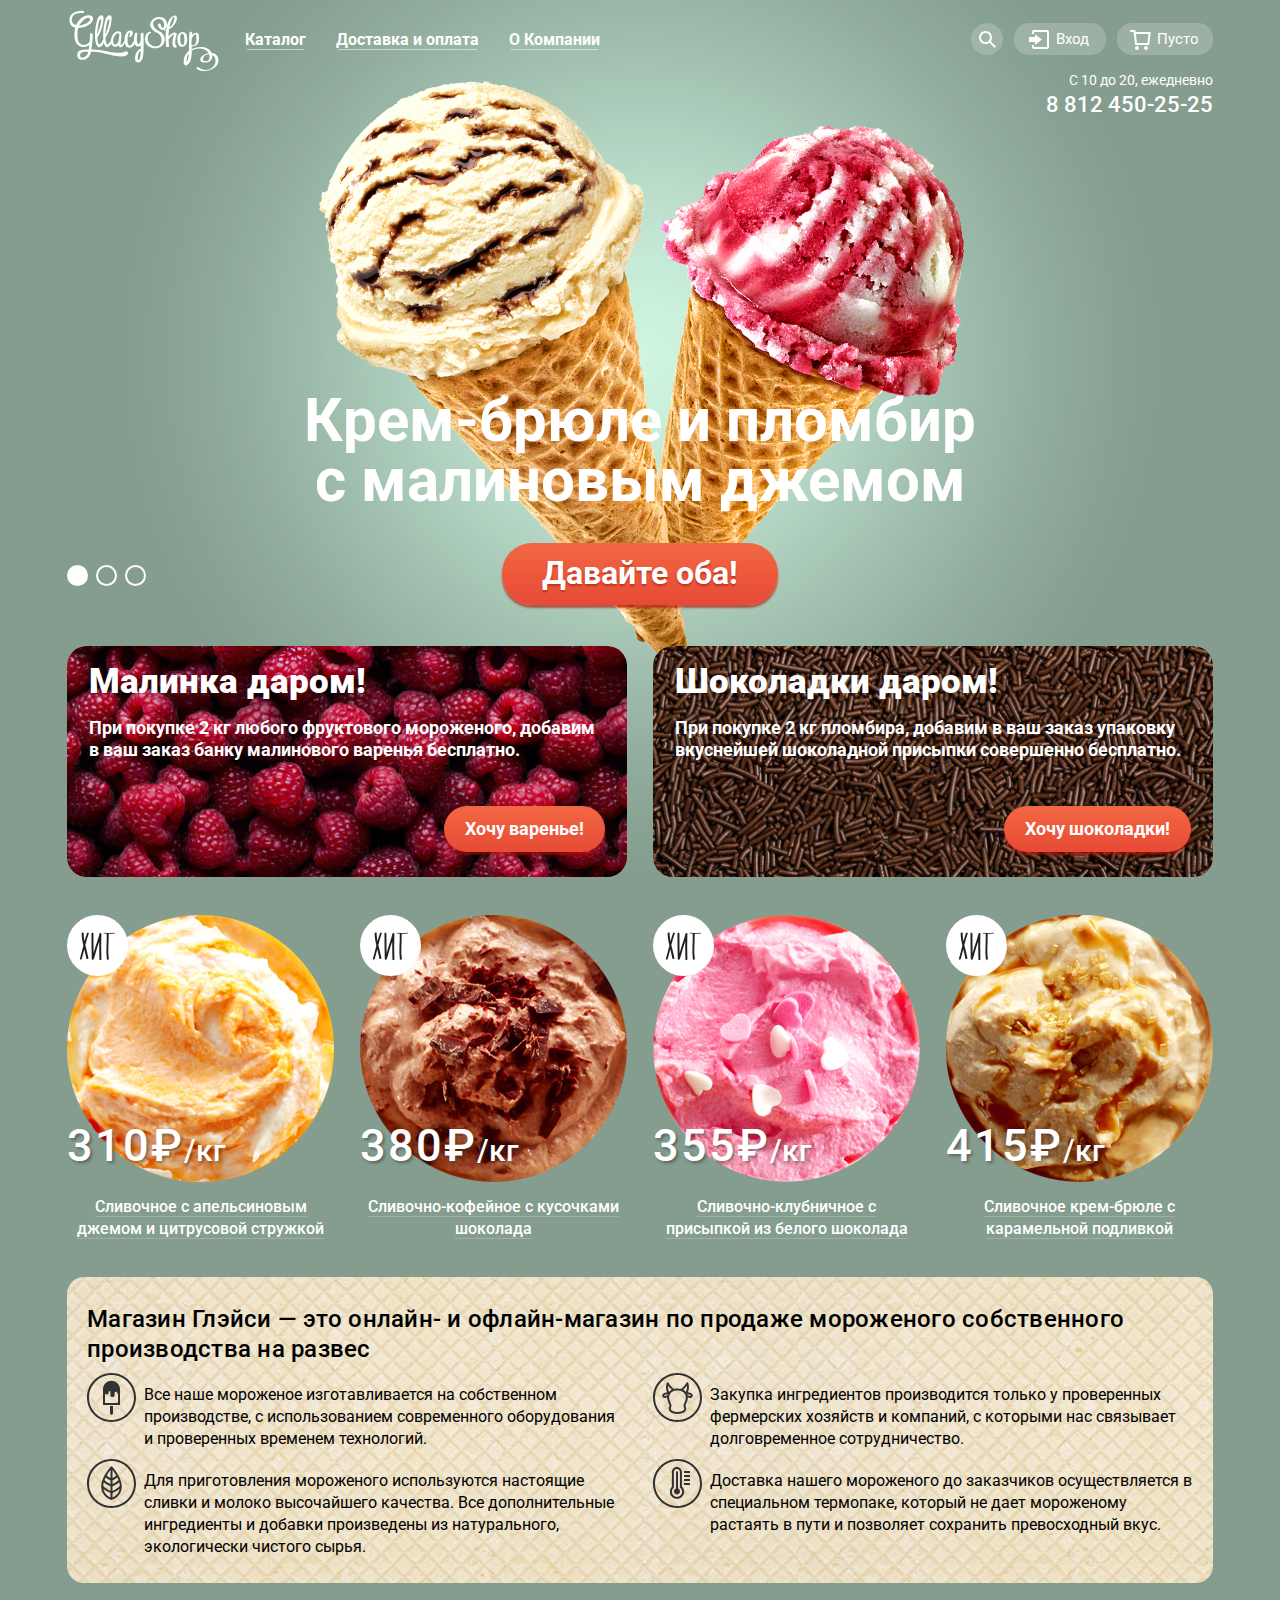
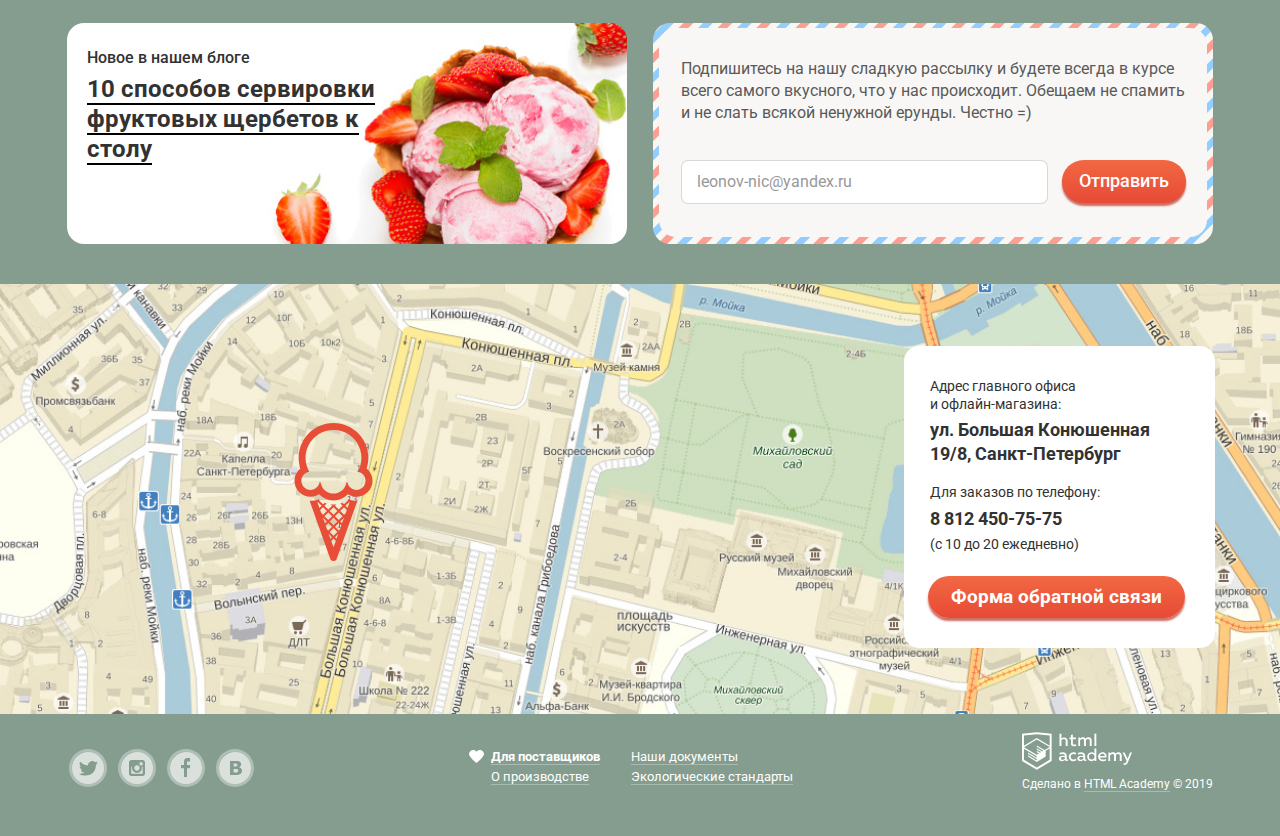
<file: index.html>
<!DOCTYPE html>
<html lang="ru">
  <head>
    <meta charset="utf-8">
    <title>HTML Academy: Глейси</title>
    <link href="https://fonts.googleapis.com/css?family=Roboto:400,500,700&display=swap" rel="stylesheet">
    <link rel="stylesheet" type="text/css" href="css/normalize.css">    
    <link rel="stylesheet" type="text/css" href="css/style-comp.css">
  </head>

  <body class="body-background-1">
   	<header class="container">
      <nav class="main-navigation">
        <a class="main-logo"><img src="img/logo.svg" width="154" height="62" alt="Логотип Глэйси"></a>
        <ul class="pages-navigation-list">
    	    <li class="pages-navigation-item pages-active"><a href="#">Каталог</a>
            <ul class="sub-pages-navigation-list">
              <li class="sub-pages-navigation-item"><a href="#">Новинки</a></li>
              <li class="sub-pages-navigation-item"><a href="katalog.html">Сливочное</a></li>
              <li class="sub-pages-navigation-item"><a href="https://htmlacademy.ru">Щербеты</a></li>
              <li class="sub-pages-navigation-item"><a href="#">Фруктовый лед</a></li>
              <li class="sub-pages-navigation-item"><a href="#">Мелорин</a></li>
            </ul>
          </li>
    	    <li class="pages-navigation-item"><a href="#">Доставка и оплата</a></li>
    	    <li class="pages-navigation-item"><a href="#">О Компании</a></li>
        </ul>
        <ul class="interactive-list">
          <li class="interactive-item">
            <button class="search" aria-label="Поиск информации"></button>
            <form class="search-form" action="https://echo/htmlacademy.ru" method="post">
              <label class="visually-hidden" for="ice-cream">какое мороженое ищите?</label>
              <input id="ice-cream" type="text" name="text" value="" placeholder="Крем-брюле">
            </form>
          </li>
          <li class="interactive-item">
            <a class="enters" aria-label="Личный кабинет" href="#">Вход</a>
            <form class="enters-form" action="https://echo/htmlacademy.ru" method="post">
              <p class="enters-form-item">
                <label for="login"></label>
                <input id="login" type="text" name="login" value="" placeholder="email@exemple.ru">
              </p> 
              <p class="enters-form-item">
                <label for="password"></label>
                <input id="password" type="password" name="password" value="" placeholder=".....">
              </p>             
                <input class="button button-enters-form" type="submit" name="submit" value="Войти">
                <p class="enters-form-text">
                <a class="" href="#">забыли пароль</a>
                <a class="" href="#">новая регистрация</a>
                </p>
            </form>
          </li>
          <li class="interactive-item">
            <a class="cart" href="#">Пусто</a>
          </li>
        </ul>
        <div class="work-time">
          <p>C 10 до 20, ежедневно</p>
          <a aria-label="Позвонить нам" href="tel:+78124502525">8 812 450-25-25</a>
        </div>
      </nav>	
    </header>

    <main>
      <h1 class="visually-hidden">Магазин по продаже мороженого собственного производства</h1>	

      <section class="main-slider">
        <div class="container-slider">

      	  <h2 class="visually-hidden">Самые вкусные парочки</h2>

          <section class="slider-item slider-item-1 slider-opacity">
            <h2 class="visually-hidden">Крем-брюле и пломбир</h2>
            <img class="slider-img-1" src="img/slider-ice-11.png" width="1045" height="881" alt="крем-брюле и клубничное">            
      	    <b>Крем-брюле и пломбир с малиновым джемом</b>
      	    <a href="#">Давайте оба!</a>
          </section>	

          <section class="slider-item slider-item-2 slider-item-none">
            <h2 class="visually-hidden">Шоколадный пломбир и лимонный сорбет</h2>
            <img class="slider-img-1" src="img/slider-ice-22.png" width="1065" height="859" alt="шоколадное и лимонный сорбет">            
            <b>Шоколадный пломбир и лимонный сорбет</b>
            <a href="#">Давайте оба!</a>
          </section>  

          <section class="slider-item slider-item-3 slider-item-none">
            <h2 class="visually-hidden">Пломбир и клубничный щербет</h2>   
            <img class="slider-img-1" src="img/slider-ice-33.png" width="1079" height="854" alt="пломбир с помадкой и клубничный щербет">
            <b>Пломбир с помадкой <br>и клубничный щербет</b>
            <a href="#">Давайте оба!</a>
          </section>  

          <p class="wrapper-slider-button">
            <button class="slider-button but-slaid-1 slider-button-active"><span></span></button>
            <button class="slider-button but-slaid-2"><span></span></button>
            <button class="slider-button but-slaid-3"><span></span></button>
          </p>	

        </div>    	
      </section>

      <section class="promo container">

      	<h2 class="visually-hidden">Выгодные предложения от Глэйси</h2>

      	<ul class="promo-list">
      	  <li class="promo-item promo-fon-1">
      	  	<b>Малинка даром!</b>
      	  	<p>При покупке 2 кг любого фруктового мороженого, добавим в ваш заказ банку малинового варенья бесплатно.</p>
      	  	<a class="button" href="#">Хочу варенье!</a>     	  	
      	  </li>

      	  <li class="promo-item promo-fon-2">
      	  	<b>Шоколадки даром!</b>
      	  	<p>При покупке 2 кг пломбира, добавим в ваш заказ упаковку вкуснейшей шоколадной присыпки совершенно бесплатно.</p>
      	  	<a class="button" href="#">Хочу шоколадки!</a>     	  	
      	  </li>
      	</ul>
      	
      </section>

      <section class="products container">
      	<h2 class="visually-hidden">Самое популярное мороженое</h2>

        <ul class="products-list">
      	  <li class="products-item">
            <div class="products-hover"></div>            
      	  	<a class="products-a" href="#">              
      	  	  <img src="img/hit-1.png" width="267" height="267" alt="Сливочное с апельсиновым джемом">
      	  	  <p class="products-prise">310&#8381;<span>/кг</span></p>
      	  	  <div class="products-heading">
                <p>Сливочное с апельсиновым джемом и цитрусовой стружкой</p>
              </div>
      	    </a>
            <a class="button products-hover-button" href="#">быстрый просмотр</a>
      	  </li>

      	  <li class="products-item">
            <div class="products-hover"></div>              
      	  	<a class="products-a" href="#">
      	  	  <img src="img/hit-2.png" width="267" height="267" alt="Сливочно-кофейное">
      	  	  <p class="products-prise">380&#8381;<span>/кг</span></p>
      	  	  <div class="products-heading">
                <p>Сливочно-кофейное с кусочками шоколада</p>
              </div>
      	    </a>
            <a class="button products-hover-button" href="#">быстрый просмотр</a>
          </li>

      	  <li class="products-item">
            <div class="products-hover"></div>              
      	  	<a class="products-a" href="#">
      	  	  <img src="img/hit-3.png" width="267" height="267" alt="Сливочно-клубничное">
      	  	  <p class="products-prise">355&#8381;<span>/кг</span></p>
      	  	  <div class="products-heading">
                <p>Сливочно-клубничное с присыпкой из белого шоколада</p>
              </div>
      	    </a>
            <a class="button products-hover-button" href="#">быстрый просмотр</a>
          </li>

      	  <li class="products-item">
            <div class="products-hover"></div>              
      	  	<a class="products-a" href="#">
      	  	  <img src="img/hit-4.png" width="267" height="267" alt="крем-брюле">
      	  	  <p class="products-prise">415&#8381;<span>/кг</span></p>
      	  	  <div class="products-heading">
                <p>Сливочное крем-брюле с карамельной подливкой</p>
              </div>
      	    </a>
            <a class="button products-hover-button" href="#">быстрый просмотр</a>
          </li>      	        	        	  
      	</ul>

      </section>

      <section class="container">
        <div class="about-us">

      	  <h2>Магазин Глэйси — это онлайн- и офлайн-магазин по продаже мороженого собственного производства на развес</h2>
      	  <ul class="about-us-list">
      	    <li class="about-us-item">
      	      <p class="about-us-text pikt-1">Все наше мороженое изготавливается на собственном производстве, с использованием современного оборудования и проверенных временем технологий.</p>
      	    </li>
      	    <li class="about-us-item">
      	      <p class="about-us-text pikt-2">Закупка ингредиентов  производится только у проверенных фермерских хозяйств и компаний, с которыми нас связывает долговременное сотрудничество.</p>
      	    </li>
      	    <li class="about-us-item">
      	      <p class="about-us-text pikt-3">Для приготовления мороженого используются настоящие сливки и молоко высочайшего качества. Все дополнительные ингредиенты и добавки произведены из натурального, экологически чистого сырья.</p>
      	    </li>
      	    <li class="about-us-item">
        	    <p class="about-us-text pikt-4">Доставка нашего мороженого до заказчиков осуществляется в  специальном термопаке, который не дает мороженому растаять в пути и позволяет сохранить превосходный вкус.</p>
        	  </li>      	        	  
        	</ul>

        </div>     	
      </section>

      <section class="blog container">
        <h2 class="visually-hidden">Полезная информация</h2>

        <article class="advice">
          <p>Новое в нашем блоге</p>
          <div class="advice-heading">
            <a href="#"><h2>10 способов сервировки фруктовых щербетов к столу</h2></a>
          </div>
        </article>

        <section class="mailing">
          <div class="send-form-fon">
            <h2 class="visually-hidden">Попишись на сладкую рассылку</h2>
            <p class="send-form-text">Подпишитесь на нашу сладкую рассылку и будете всегда в курсе всего самого вкусного, что у нас происходит. Обещаем не спамить и не слать всякой ненужной ерунды. Честно =) </p>
            <form class="send-form">
          	  <label for="send-mail" class="visually-hidden" >Подписаться на рассылку</label>
          	  <input id="send-mail" type="text" name="mail" placeholder="leonov-nic@yandex.ru">
          	  <input class="button" type="submit" name="submit" value="Отправить">
            </form> 
          </div>      	
        </section>
     	
      </section>

      <section class="contacts">

      	<h2 class="visually-hidden">Где мы находимся</h2>
      	<div class="map">
          <div class="image-map"></div>
          <img src="img/pin.svg" width="79" height="140" alt="ул. Б. Конюшенная, <br>д. 19/8">
          <iframe src="https://yandex.ru/map-widget/v1/-/CGH1yXpe"></iframe>
      	</div>

        <div class="contacts-block container">
      	  <div class="contacts-info">
            <p>Адрес главного офиса <br>и офлайн-магазина:</p>
            <address>ул. Большая Конюшенная <br>19/8, Санкт-Петербург
            </address>
            <p>Для заказов по телефону:</p>
            <a class="contacts-tel" aria-label="Позвонить нам" href="tel:+78122757575">8 812 450-75-75</a><br>
            <p>(с 10 до 20 ежедневно)</p>
            <a class="button contacts-button" href="#">Форма обратной связи</a>
          </div>
      	</div>
      </section>

    </main>

    <footer class="footer container">
      <ul class="social">
        <li class="social-item"><a href="#"><img src="img/tvit.svg" width="32" height="32" alt="мы в твитере"></a></li>
        <li class="social-item"><a href="#"><img src="img/inst.svg" width="32" height="32" alt="мы в инстаграм"></a></li>
        <li class="social-item"><a href="#"><img src="img/fb.svg" width="32" height="32" alt="мы в фейсбуке"></a></li>
        <li class="social-item"><a href="#"><img src="img/vk.svg" width="32" height="32" alt="мы в контакте"></a></li>
      </ul>

      <ul class="production">
        <li class="production-item active"><a href="#">Для поставщиков</a></li>
        <li class="production-item"><a href="#">Наши документы</a></li>
        <li class="production-item"><a href="#">О производстве</a></li>
        <li class="production-item"><a href="#">Экологические стандарты</a></li>
      </ul>

      <div class="html-academy">
        <a href="https://htmlacademy.ru/intensive/htmlcss"><img src="img/logo-htmlacademy-small.svg" width="110" height="40" alt="Логотип htmlacademy"></a>
        <p>Сделано в <span>HTML Academy</span> © 2019</p>
          
      </div>
 
    </footer>


    <section class="modal container">  

      <div class="appointment">
        <h2>Мы обязательно вам ответим!</h2>
        <form class="appointment-form" action="https://echo/htmlacademy.ru" method="post">
          <p class="appointment-item">
            <label class="visually-hidden" for="appointment-name">Ваше имя:</label>
            <input id="appointment-name" type="text" value="" name="name" placeholder="Имя Фамилие">
          </p>
          <p class="appointment-item">
            <label class="visually-hidden" for="appointment-mail">Ваш e-mail</label>
            <input id="appointment-mail" type="text" value="" name="mail" placeholder="leonov-nic@yandex.ru">
          </p>
          <p class="appointment-item">
            <label class="visually-hidden" for="appointment-letter">Текст письма:</label>
            <input id="appointment-letter" type="text" value="" name="letter" placeholder="В свободной форме">
          </p>
          <input class="button" type="submit" name="submit" value="Отправить">
        </form>
        <button class="appointment-exit" aria-label="Кнопка для закрытия формы" type="button"><img src="img/close.svg" width="21" height="21" alt="закрыть"></button>
      </div>

    </section>

    <script src="js/popup-comp.js"></script>
    
  </body>
</html>
</file>
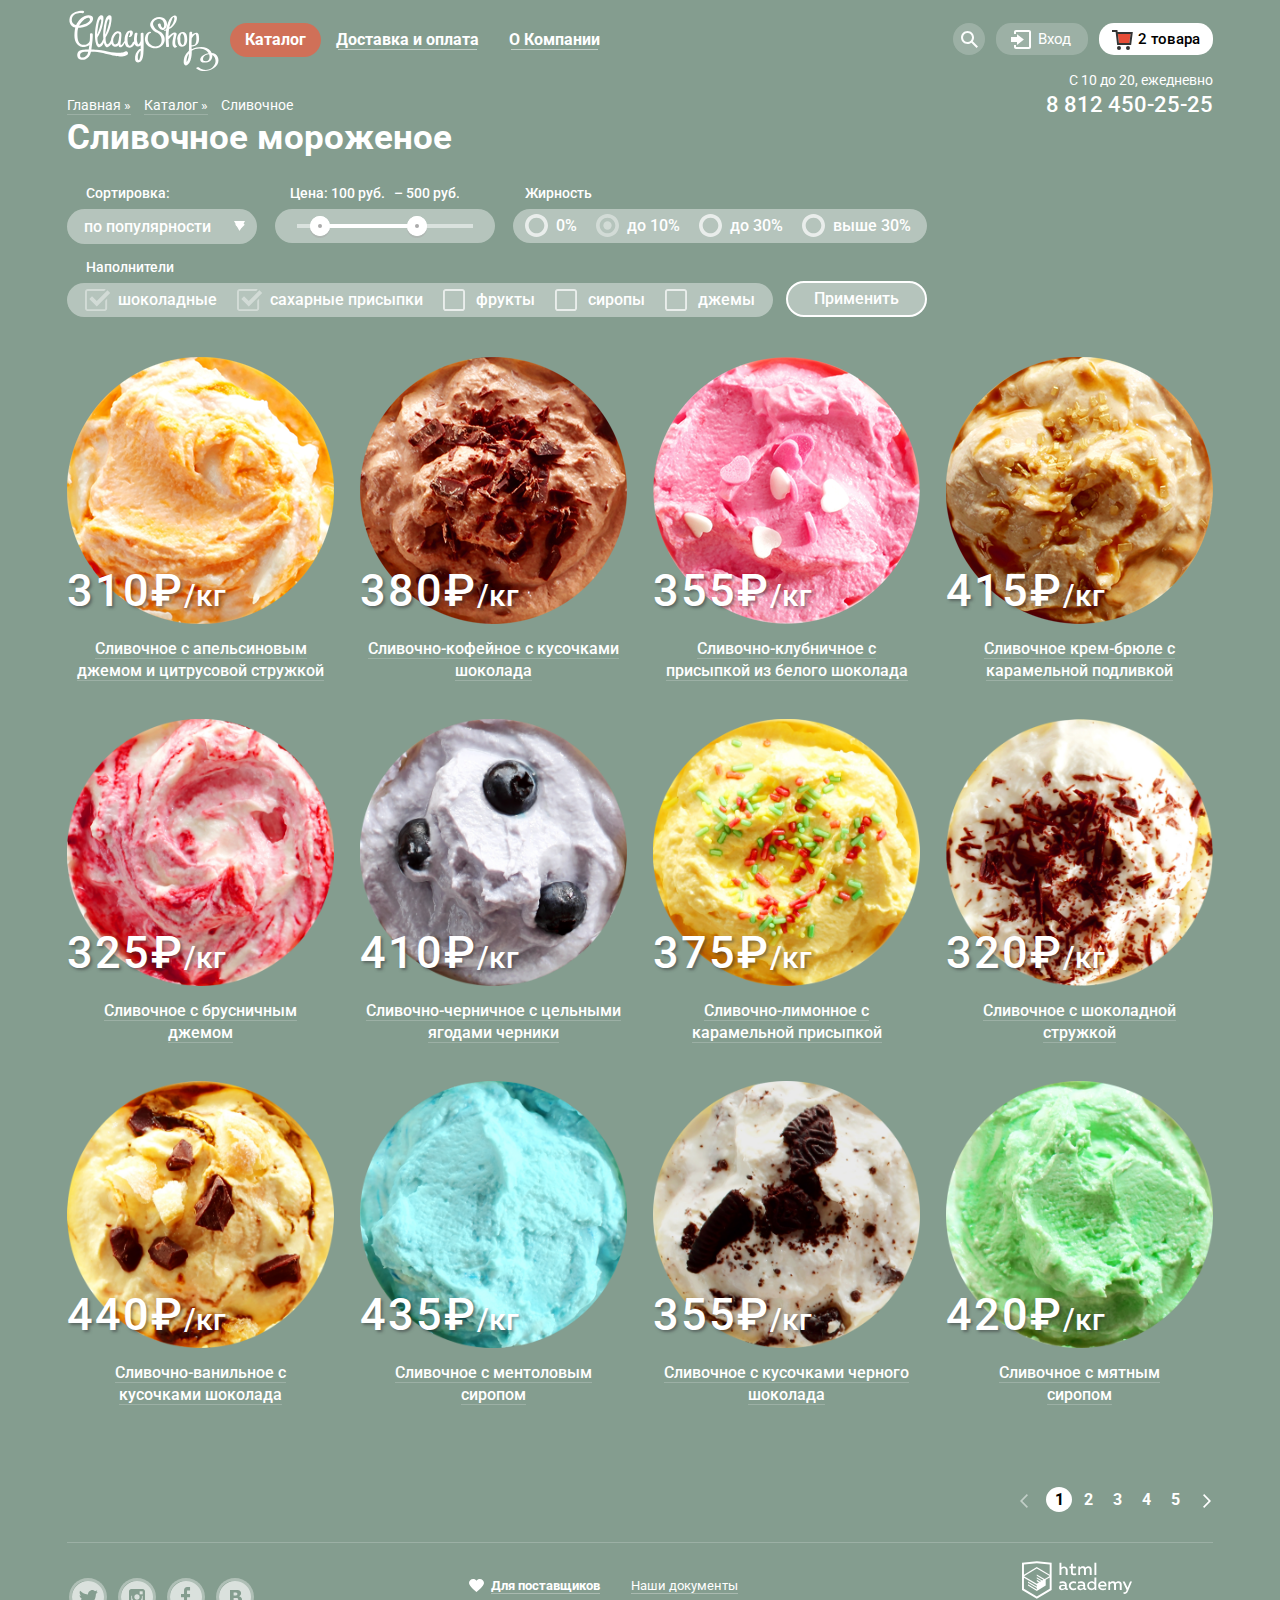
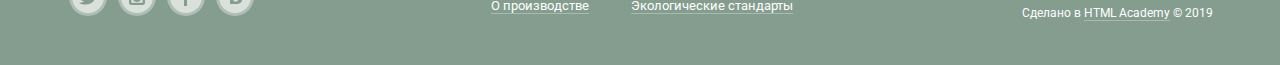
<file: katalog.html>
<!DOCTYPE html>
<html lang="ru">
<head>
	<title>Каталог</title>
	<meta charset="utf-8">
  <link href="https://fonts.googleapis.com/css?family=Roboto:400,500,700&display=swap" rel="stylesheet">
  <link rel="stylesheet" type="text/css" href="css/normalize.css">    
  <link rel="stylesheet" type="text/css" href="css/style-comp.css">	
</head>
<body class="body-katalog">

   	<header class="container">
      <nav class="main-navigation">
        <a class="main-logo" href="index.html"><img src="img/logo.svg" width="154" height="62" alt="Логотип Глэйси"></a>
        <ul class="pages-navigation-list">
    	    <li class="pages-navigation-item pages-active"><a class="active" href="katalog.html">Каталог</a>
            <ul class="sub-pages-navigation-list">
              <li class="sub-pages-navigation-item"><a href="#">Новинки</a></li>
              <li class="sub-pages-navigation-item"><a class="katalog-active" href="#">Сливочное</a></li>
              <li class="sub-pages-navigation-item"><a href="https://htmlacademy.ru">Щербеты</a></li>
              <li class="sub-pages-navigation-item"><a href="#">Фруктовый лед</a></li>
              <li class="sub-pages-navigation-item"><a href="#">Мелорин</a></li>
            </ul>
          </li>
    	    <li class="pages-navigation-item"><a href="#">Доставка и оплата</a></li>
    	    <li class="pages-navigation-item"><a href="#">О Компании</a></li>
        </ul>
        <ul class="interactive-list">
          <li class="interactive-item">
            <button class="search" aria-label="Поиск информации"></button>
            <form class="search-form" action="https://echo/htmlacademy.ru" method="post">
              <label class="visually-hidden" for="ice-cream">какое мороженое ищите?</label>
              <input id="ice-cream" type="text" name="text" value="" placeholder="Крем-брюле">
            </form>
          </li>
          <li class="interactive-item">
            <a class="enters" aria-label="Личный кабинет" href="#">Вход</a>
            <form class="enters-form" action="https://echo/htmlacademy.ru" method="post">
              <p class="enters-form-item">
                <label for="login"></label>
                <input id="login" type="text" name="login" value="" placeholder="email@exemple.ru">
              </p> 
              <p class="enters-form-item">
                <label for="password"></label>
                <input id="password" type="password" name="password" value="" placeholder=".....">
              </p>             
              <input class="button button-enters-form" type="submit" name="submit" value="Войти">
              <p class="enters-form-text">
                <a class="" href="#">забыли пароль</a>
                <a class="" href="#">новая регистрация</a>
              </p>
            </form>
          </li>
          <li class="interactive-item">
            <a class="cart cart-katalog" href="#">2 товара</a>
            <div class="cart-box">
              <table class="cart-table">
                <tr>
                  <td><button aria-label="удалить товар" type="button"></button></td>
                  <td><img src="img/hit-1.png" width="35" height="35" alt="Пломбир"></td>
                  <td>Пломбир с апельсиновым джемом</td>
                  <td>1,5 кг х <span>200 руб.</span></td>
                  <td>300 руб.</td>
                </tr>

                <tr>
                  <td><button aria-label="удалить товар" type="button"></button></td>
                  <td><img src="img/hit-3.png" width="35" height="35" alt="Пломбир"></td>
                  <td>Клубничный пломбир с присыпкой из белого шоколада</td>
                  <td>1,5 кг х <span>300 руб.</span></td>
                  <td>450 руб.</td>
                </tr>    

                <tr>
                  <td colspan="5">Итого: 750 руб.</td>
                </tr>  

              </table> 

              <button class="button" type="button">Оформить заказ</button>            
            </div>
          </li>
        </ul>
        <div class="work-time">
          <p>С 10 до 20, ежедневно</p>
          <a aria-label="Позвонить нам" href="tel:+78124502525">8 812 450-25-25</a>
        </div>
      </nav>	
    </header>


    <main>

      <section class="select container">

      	<ul class="select-navigation-list">
      	  <li class="select-navigation-item"><a href="index.html">Главная »</a></li>
      	  <li class="select-navigation-item"><a href="#">Каталог »</a></li>
      	  <li class="select-navigation-item"><a href="#">Сливочное</a></li>
      	</ul>
      	<h2 class="select-heading">Сливочное мороженое</h2>

      	<form class="select-form" action="echo/htmlacademy.ru" method="post">

      	  <fieldset class="field-sort">
      	  	<legend class="legend field-sort-heading">Сортировка:</legend>
      	  	<div class="sort-box">
      	  	  <select name="sort">
      	  	    <option class="sort-option" value="выбор">по популярности</option>
      	  	    <option class="sort-option" value="выбор">Сначала недорогие</option>
      	  	    <option class="sort-option" value="выбор">Сначала дорогие</option>
      	  	    <option class="sort-option" value="выбор">По жирности</option>
      	  	  </select>
      	  	</div>
      	  </fieldset>

      	  <fieldset class="field-prise"> 
      	       	  	
      	  	<legend class="legend field-prise-heading from-to">      	  	 
              <label for="from-number">Цена: <span class="visually-hidden">от</span></label>
              <input class="from-number" id="from-number" type="number" name="number" placeholder="100 руб."><span></span>
              <label for="to-number"><span class="visually-hidden">до</span></label>
              <input id="to-number" type="number" name="number" placeholder="– 500 руб.">
            </legend>

            <div class="line-prise-box">
              <div class="line-prise"></div>
              <button class="button-prise" type="button" aria-label="кнопка выбора цены - ОТ"></button>
              <button class="button-prise button-prise-second" type="button" aria-label="кнопка выбора цены - ДО"></button>
            </div>    	  	
      	  </fieldset>

      	  <fieldset class="field-bold">
      	  	<legend class="legend field-bold-heading">Жирность</legend>
      	  	<ul class="bold-list">
      	  	  <li class="bold-item">
      	  	  	<label for="zero">
      	  	      <input class="visually-hidden" id="zero" type="radio" name="variant-bold">
      	  	      <span class="radio-indicator"></span>
      	  	      0%
      	  	    </label>     	  			
      	  	  </li>  

      	  	  <li class="bold-item">
      	    	<label for="ten">
      	  	      <input class="visually-hidden" id="ten" type="radio" name="variant-bold" disabled="">
      	  	      <span class="radio-indicator"></span>      	  	  
      	  	      до 10%
      	  	    </label>
      	  	  </li>

      	  	  <li class="bold-item">      	  	  	
      	  	    <label for="before-thirty">
      	  	      <input class="visually-hidden" id="before-thirty" type="radio" name="variant-bold">
      	  	      <span class="radio-indicator"></span>      	  	  
      	  	      до 30%
      	  	    </label>   
      	  	  </li>

      	  	  <li class="bold-item">
      	  	    <label for="after-thirty">
      	  	      <input class="visually-hidden" id="after-thirty" type="radio" name="variant-bold">
      	  	      <span class="radio-indicator"></span>      	  	  
      	  	      выше 30%
      	  	    </label>
      	  	  </li>
      	  	</ul>	      	  	
      	  </fieldset>
      		
      	  <fieldset class="field-filling">
      	  	<legend class="legend field-filling-heading">Наполнители</legend>
      	  	<ul class="filling-list">
      	  	  <li class="filling-item">
      	  	  	<label for="chocolate">
      	  	  		<input class="visually-hidden" id="chocolate" type="checkbox" name="filling" disabled="">
      	  	  		<span class="checkbox-indicator"></span>шоколадные
      	  	  	</label>
      	  	  </li>	

      	  	  <li class="filling-item">
      	  	  	<label for="sugar">
      	  	  		<input class="visually-hidden"  id="sugar" type="checkbox" name="filling" disabled="">
      	  	  		<span class="checkbox-indicator"></span>сахарные присыпки
      	  	  	</label>
      	  	  </li>	

      	  	  <li class="filling-item">
      	  	  	<label for="fruit">
      	  	  		<input class="visually-hidden" id="fruit" type="checkbox" name="filling">
      	  	  		<span class="checkbox-indicator"></span>фрукты
      	  	  	</label>
      	  	  </li>	

      	  	  <li class="filling-item">
      	  	  	<label for="syrup">
      	  	  		<input class="visually-hidden"  id="syrup" type="checkbox" name="filling">
      	  	  		<span class="checkbox-indicator"></span>сиропы
      	  	  	</label>
      	  	  </li>	

      	  	  <li class="filling-item">
      	  	  	<label for="jam">
      	  	  		<input class="visually-hidden" id="jam" type="checkbox" name="filling">
      	  	  		<span class="checkbox-indicator"></span>джемы
      	  	  	</label>
      	  	  </li>	      	  	  
      	  	</ul>     
      	  </fieldset>

      	  <input class="select-form-button" type="submit" name="submit" value="Применить">

      	</form> 
      </section>	

      <section class="products products-katalog container">
      	<h2 class="visually-hidden">Самое популярное мороженое</h2>

        <ul class="products-list">
      	  <li class="products-item products-item-katalog">
            <div class="products-hover"></div>            
      	  	<a class="products-a" href="#">              
      	  	  <img src="img/hit-1.png" width="267" height="267" alt="Сливочное с апельсиновым джемом">
      	  	  <p class="products-prise products-prise-katalog">310&#8381;<span>/кг</span></p>
      	  	  <div class="products-heading">
                <p>Сливочное с апельсиновым джемом и цитрусовой стружкой</p>
              </div>
      	    </a>
            <a class="button products-hover-button" href="#">быстрый просмотр</a>
      	  </li>

      	  <li class="products-item products-item-katalog">
            <div class="products-hover"></div>              
      	  	<a class="products-a" href="#">
      	  	  <img src="img/hit-2.png" width="267" height="267" alt="Сливочно-кофейное">
      	  	  <p class="products-prise products-prise-katalog">380&#8381;<span>/кг</span></p>
      	  	  <div class="products-heading">
                <p>Сливочно-кофейное с кусочками шоколада</p>
              </div>
      	    </a>
            <a class="button products-hover-button" href="#">быстрый просмотр</a>
          </li>

      	  <li class="products-item products-item-katalog">
            <div class="products-hover"></div>              
      	  	<a class="products-a" href="#">
      	  	  <img src="img/hit-3.png" width="267" height="267" alt="Сливочно-клубничное">
      	  	  <p class="products-prise products-prise-katalog">355&#8381;<span>/кг</span></p>
      	  	  <div class="products-heading">
                <p>Сливочно-клубничное с присыпкой из белого шоколада</p>
              </div>
      	    </a>
            <a class="button products-hover-button" href="#">быстрый просмотр</a>
          </li>

      	  <li class="products-item products-item-katalog">
            <div class="products-hover"></div>              
      	  	<a class="products-a" href="#">
      	  	  <img src="img/hit-4.png" width="267" height="267" alt="крем-брюле">
      	  	  <p class="products-prise products-prise-katalog">415&#8381;<span>/кг</span></p>
      	  	  <div class="products-heading">
                <p>Сливочное крем-брюле с карамельной подливкой</p>
              </div>
      	    </a>
            <a class="button products-hover-button" href="#">быстрый просмотр</a>
          </li> 

          <li class="products-item products-item-katalog">
            <div class="products-hover"></div>              
            <a class="products-a" href="#">
              <img src="img/hit-5.png" width="267" height="267" alt="Сливочно-клубничное">
              <p class="products-prise products-prise-katalog">325&#8381;<span>/кг</span></p>
              <div class="products-heading">
                <p>Сливочное с брусничным <br>джемом</p>
              </div>
            </a>
            <a class="button products-hover-button" href="#">быстрый просмотр</a>
          </li>

          <li class="products-item products-item-katalog">
            <div class="products-hover"></div>              
            <a class="products-a" href="#">
              <img src="img/hit-6.png" width="267" height="267" alt="Сливочно-клубничное">
              <p class="products-prise products-prise-katalog">410&#8381;<span>/кг</span></p>
              <div class="products-heading">
                <p>Сливочно-черничное с цельными ягодами черники</p>
              </div>
            </a>
            <a class="button products-hover-button" href="#">быстрый просмотр</a>
          </li>          

          <li class="products-item products-item-katalog">
            <div class="products-hover"></div>              
            <a class="products-a" href="#">
              <img src="img/hit-7.png" width="267" height="267" alt="Сливочно-клубничное">
              <p class="products-prise products-prise-katalog">375&#8381;<span>/кг</span></p>
              <div class="products-heading">
                <p>Сливочно-лимонное с карамельной присыпкой</p>
              </div>
            </a>
            <a class="button products-hover-button" href="#">быстрый просмотр</a>
          </li>

          <li class="products-item products-item-katalog">
            <div class="products-hover"></div>              
            <a class="products-a" href="#">
              <img src="img/hit-8.png" width="267" height="267" alt="Сливочно-клубничное">
              <p class="products-prise products-prise-katalog">320&#8381;<span>/кг</span></p>
              <div class="products-heading">
                <p>Сливочное с шоколадной стружкой</p>
              </div>
            </a>
            <a class="button products-hover-button" href="#">быстрый просмотр</a>
          </li>

          <li class="products-item products-item-katalog">
            <div class="products-hover"></div>              
            <a class="products-a" href="#">
              <img src="img/hit-9.png" width="267" height="267" alt="Сливочно-клубничное">
              <p class="products-prise products-prise-katalog">440&#8381;<span>/кг</span></p>
              <div class="products-heading">
                <p>Сливочно-ванильное с <br>кусочками шоколада</p>
              </div>
            </a>
            <a class="button products-hover-button" href="#">быстрый просмотр</a>
          </li>

          <li class="products-item products-item-katalog">
            <div class="products-hover"></div>              
            <a class="products-a" href="#">
              <img src="img/hit-10.png" width="267" height="267" alt="Сливочно-клубничное">
              <p class="products-prise products-prise-katalog">435&#8381;<span>/кг</span></p>
              <div class="products-heading">
                <p>Сливочноe с ментоловым сиропом</p>
              </div>
            </a>
            <a class="button products-hover-button" href="#">быстрый просмотр</a>
          </li>                              

          <li class="products-item products-item-katalog">
            <div class="products-hover"></div>              
            <a class="products-a" href="#">
              <img src="img/hit-11.png" width="267" height="267" alt="Сливочно-клубничное">
              <p class="products-prise products-prise-katalog">355&#8381;<span>/кг</span></p>
              <div class="products-heading">
                <p>Сливочное с кусочками черного шоколада</p>
              </div>
            </a>
            <a class="button products-hover-button" href="#">быстрый просмотр</a>
          </li>    

          <li class="products-item products-item-katalog">
            <div class="products-hover"></div>              
            <a class="products-a" href="#">
              <img src="img/hit-12.png" width="267" height="267" alt="Сливочно-клубничное">
              <p class="products-prise products-prise-katalog">420&#8381;<span>/кг</span></p>
              <div class="products-heading">
                <p>Сливочное с мятным <br>сиропом</p>
              </div>
            </a>
            <a class="button products-hover-button" href="#">быстрый просмотр</a>
          </li>    
      	</ul>

      	<div class="number-pages">
		      <ul class="pages-list">
			      <li class="pages-item"><a><span class="arrow"></span></a></li>
			      <li class="pages-item active"><a href="#">1</a></li>
			      <li class="pages-item"><a href="#">2</a></li>
			      <li class="pages-item"><a href="#">3</a></li>
			      <li class="pages-item"><a href="#">4</a></li>
			      <li class="pages-item"><a href="#">5</a></li>
			      <li class="pages-item"><a href="#"><span class="arrow-2"></span></a></li>
		      </ul>
		    </div>

      </section>
    </main>

    <footer class="footer container">
      <ul class="social">
        <li class="social-item"><a href="#"><img src="img/tvit.svg" width="32" height="32" alt="мы в твитере"></a></li>
        <li class="social-item"><a href="#"><img src="img/inst.svg" width="32" height="32" alt="мы в инстаграм"></a></li>
        <li class="social-item"><a href="#"><img src="img/fb.svg" width="32" height="32" alt="мы в фейсбуке"></a></li>
        <li class="social-item"><a href="#"><img src="img/vk.svg" width="32" height="32" alt="мы в контакте"></a></li>
      </ul>

      <ul class="production">
        <li class="production-item active"><a href="#">Для поставщиков</a></li>
        <li class="production-item"><a href="#">Наши документы</a></li>
        <li class="production-item"><a href="#">О производстве</a></li>
        <li class="production-item"><a href="#">Экологические стандарты</a></li>
      </ul>

      <div class="html-academy">
        <a href="https://htmlacademy.ru/intensive/htmlcss"><img src="img/logo-htmlacademy-small.svg" width="110" height="40" alt="Логотип htmlacademy"></a>
        <p>Сделано в <span>HTML Academy</span> © 2019</p>
          
      </div>
 
    </footer>

    <script src="js/popup-comp.js"></script>
</body>
</html>
</file>
<file: css/style-comp.css>
body{font-family:"Roboto","Arial",sans-serif;font-size:16px;font-weight:700;line-height:18px;color:#fff;background-color:#849d8f}a{text-decoration:none;color:#fff}.body-background-1{background-color:#849d8f}.body-background-2{background-color:#8996a6}.body-background-3{background-color:#9d8b84}.visually-hidden{position:absolute;width:1px;height:1px;margin:-1px;border:0;padding:0;clip:rect(0 0 0 0);overflow:hidden}.container{width:1146px;margin:0 auto;padding:0 27px}.container-slider{position:relative;width:1146px;margin:0 auto;padding:0 27px}.main-navigation{display:-webkit-box;display:-ms-flexbox;display:flex;-ms-flex-wrap:wrap;flex-wrap:wrap}.main-navigation ul{list-style-type:none;padding:0}.main-logo{width:160px;margin-top:10px;margin-right:3px}.pages-navigation-list{display:-webkit-box;display:-ms-flexbox;display:flex;-ms-flex-wrap:wrap;flex-wrap:wrap;-webkit-box-align:start;-ms-flex-align:start;align-items:flex-start;width:630px;padding:0;margin:0;margin-top:23px;list-style-type:none}.pages-navigation-item{position:relative;z-index:90;margin-right:0}.pages-navigation-item a{position:relative;display:inline-block;vertical-align:top;padding:8px 15px;margin-bottom:4px}.pages-navigation-item > a{background:rgba(255,255,255,0);border-radius:25px}.pages-navigation-item > a.active{background:rgba(208,112,88,1);border-radius:25px}.pages-navigation-item > a.active::after{height:0}.pages-navigation-item > a::after{content:"";position:absolute;left:17px;bottom:7px;width:calc(100% - 34px);height:1.2px;background-color:#fff;opacity:.5}.sub-pages-navigation-list{position:absolute;left:-3px;z-index:100;display:none;width:160px;border-radius:3%;background-color:#fff;font-weight:400;-webkit-box-shadow:0 20px 20px rgba(0,0,0,0.4);box-shadow:0 20px 20px rgba(0,0,0,0.4)}.sub-pages-navigation-item a{color:#000}.sub-pages-navigation-item:last-child a{margin-bottom:0;border-bottom-right-radius:6px;border-bottom-left-radius:6px}.sub-pages-navigation-item a{display:block;padding:8px 20px;padding-left:18px}.sub-pages-navigation-item:first-child a{border-top-right-radius:6px;border-top-left-radius:6px}.pages-active:hover .sub-pages-navigation-list{display:block}.pages-navigation-item:hover a{background:rgba(255,255,255,0.9);color:#000}.sub-pages-navigation-item a:hover{background-color:#fbded8}.sub-pages-navigation-item a:active{background-color:#f6b5a5;border-bottom:1px solid #eee;margin-bottom:3px;font-weight:700}.sub-pages-navigation-item a.katalog-active{background:#d07058;color:#fff}.interactive-list{display:-webkit-box;display:-ms-flexbox;display:flex;-webkit-box-pack:end;-ms-flex-pack:end;justify-content:flex-end;-ms-flex-wrap:wrap;flex-wrap:wrap;-webkit-box-align:start;-ms-flex-align:start;align-items:flex-start;position:relative;z-index:100;width:267px;padding:0;margin:0;margin-top:23px;margin-left:auto;list-style-type:none}.interactive-item{position:relative;padding:0;padding-bottom:20px;margin:0;margin-right:11px}.interactive-list .interactive-item:last-child{margin-right:0}.interactive-item .search{width:32px;padding:16px 0;background-color:rgba(255,255,255,0.2);border:0;border-radius:50%;cursor:pointer}.interactive-item .search::after{content:" ";position:absolute;left:8px;top:8px;width:17px;height:17px;background-image:url(../img/moon.svg);background-repeat:no-repeat}.interactive-item .search:hover{background-color:rgba(255,255,255,1)}.search:hover::after{background-image:url(../img/moon-black.svg);background-repeat:no-repeat}.interactive-item:hover .search-form{display:block}.search-form{position:absolute;right:0;top:36px;z-index:90;display:none;margin:0;padding:0;border-radius:7px;-webkit-box-shadow:0 20px 20px rgba(0,0,0,0.4);box-shadow:0 20px 20px rgba(0,0,0,0.4);padding:18px 16px;background-color:#fff}.search-form input[type="text"]{width:310px;margin:0;padding:12px 15px;-webkit-box-sizing:border-box;box-sizing:border-box;border:1px solid rgba(178,178,178,0.5);border-radius:7px}.search-form input[type="text"]::-webkit-input-placeholder{font-weight:500;color:#999}.search-form input[type="text"]::-moz-placeholder{font-weight:500;color:#999}.interactive-item a{display:block}.enters{width:92px;padding:7px 0;padding-left:25px;-webkit-box-sizing:border-box;box-sizing:border-box;background-color:rgba(255,255,255,0.2);border:0;border-radius:15px;text-align:center;font-size:15px;font-weight:400}.enters::before{content:"";position:absolute;left:15px;top:7px;width:21px;height:19px;background-image:url(../img/in.svg);background-repeat:no-repeat}.interactive-item a.enters:hover{background-color:rgba(255,255,255,1)}.enters:hover::before{background-image:url(../img/in-black.svg);background-repeat:no-repeat}.interactive-item a.enters:hover{color:#000}.interactive-item:hover .enters-form{display:block}.enters-form{position:absolute;right:0;top:36px;z-index:1000;display:none;margin:0;padding:0;padding:20px;border-radius:7px;-webkit-box-shadow:0 20px 20px rgba(0,0,0,0.4);box-shadow:0 20px 20px rgba(0,0,0,0.4);-webkit-box-sizing:border-box;box-sizing:border-box;background:#fff}.button-enters-form{display:inline-block;vertical-align:top;background:blue;margin:0;padding:12px 10px;border:0;color:#fff;font-size:18px;line-height:24px}.enters-form-text{margin:0;padding:0;margin-left:10px;display:inline-block;vertical-align:top}.enters-form-text a{font-size:13px;line-height:22px;text-decoration:underline;color:#000}.enters-form input[type="text"],.enters-form input[type="password"]{width:230px;margin:0;padding:12px 15px;-webkit-box-sizing:border-box;box-sizing:border-box;border:1px solid rgba(178,178,178,0.5);border-radius:7px}.cart{width:96px;padding:7px 0;padding-left:25px;-webkit-box-sizing:border-box;box-sizing:border-box;background-color:rgba(255,255,255,0.2);border:0;border-radius:15px;text-align:center;font-weight:400;font-size:15px}.interactive-item a.cart:hover{background-color:rgba(255,255,255,1)}.cart::before{content:"";position:absolute;left:13px;top:7px;width:21px;height:20px;background-image:url(../img/cart.svg);background-repeat:no-repeat}.cart:hover::before{background-image:url(../img/cart-black.svg);background-repeat:no-repeat}.interactive-item a.cart:hover{color:#000}.work-time{position:relative;top:-15px;width:267px;margin-left:auto;text-align:right;font-size:14px;line-height:12px}.work-time p{font-weight:400;line-height:10px}.work-time a{font-size:22px;font-weight:500}.main-slider{padding:0;margin:0}.slider-item{text-align:center;min-height:518px}.slider-item-none{display:none;position:absolute}.slider-item-1,.slider-item-2,.slider-item-3{opacity:0}.slider-opacity{opacity:1;-webkit-transition:all 200ms ease-in;-o-transition:all 200ms ease-in;transition:all 200ms ease-in}.slider-img-1{display:block;position:absolute;left:6.6%;top:-130px;z-index:0}.slider-img-2{display:block;position:absolute;left:49.59%;top:14.3%;z-index:2}.slider-item b{position:relative;z-index:4;display:block;font-size:60px;line-height:60px;font-weight:700;margin:0;margin-bottom:32px;padding:0 230px;padding-top:263px}.slider-item a{position:relative;z-index:5;display:inline-block;vertical-align:top;margin:0;padding:0;padding:21px 40px 23px;font-size:32px;text-shadow:0 2px 2px rgba(160,32,11,0.6);border-radius:30px;-webkit-box-shadow:0 3px 2px 0 rgba(172,16,0,0.6);box-shadow:0 3px 2px 0 rgba(172,16,0,0.6);background-image:-webkit-gradient(linear,left top,left bottom,from(#f26843),to(#e74a35));background-image:-o-linear-gradient(#f26843,#e74a35);background-image:linear-gradient(#f26843,#e74a35)}.button{display:inline-block;vertical-align:top;margin:0;padding:0;padding:10px 24px;border-radius:30px;-webkit-box-shadow:0 3px 2px 0 rgba(172,16,0,0.6);box-shadow:0 3px 2px 0 rgba(172,16,0,0.6);background-image:-webkit-gradient(linear,left top,left bottom,from(#f26843),to(#e74a35));background-image:-o-linear-gradient(#f26843,#e74a35);background-image:linear-gradient(#f26843,#e74a35)}.button:hover{background-image:-webkit-gradient(linear,left top,left bottom,from(#f48468),to(#ed705e));background-image:-o-linear-gradient(#f48468,#ed705e);background-image:linear-gradient(#f48468,#ed705e)}.button:active{background-image:-webkit-gradient(linear,left top,left bottom,from(#e74a35),to(#f26843));background-image:-o-linear-gradient(#e74a35,#f26843);background-image:linear-gradient(#e74a35,#f26843);-webkit-box-shadow:inset 0 2px 0 #942718;box-shadow:inset 0 2px 0 #942718}.slider-item a:hover{background-image:-webkit-gradient(linear,left top,left bottom,from(#f48468),to(#ed705e));background-image:-o-linear-gradient(#f48468,#ed705e);background-image:linear-gradient(#f48468,#ed705e)}.slider-item a:active{background-image:-webkit-gradient(linear,left top,left bottom,from(#e74a35),to(#f26843));background-image:-o-linear-gradient(#e74a35,#f26843);background-image:linear-gradient(#e74a35,#f26843);-webkit-box-shadow:inset 0 2px 0 #942718;box-shadow:inset 0 2px 0 #942718}.wrapper-slider-button{position:absolute;bottom:60px;z-index:6;display:-webkit-box;display:-ms-flexbox;display:flex;-webkit-box-pack:start;-ms-flex-pack:start;justify-content:flex-start;width:150px;margin:0}.slider-button{width:21px;height:21px;margin:0;margin-right:8px;border-radius:50%;border:2px solid #fff;background-color:transparent}.slider-button:hover{background-color:#fff}.slider-button-active{background-color:#fff}.promo{position:relative;z-index:4}.promo-list{display:-webkit-box;display:-ms-flexbox;display:flex;-webkit-box-pack:justify;-ms-flex-pack:justify;justify-content:space-between;-ms-flex-wrap:wrap;flex-wrap:wrap;margin:0;padding:0;list-style-type:none}.promo-item{width:560px;margin:0;padding:15px 22px 25px;-webkit-box-sizing:border-box;box-sizing:border-box;border-radius:20px}.promo-item b{display:block;margin:0;margin-bottom:15px;padding:0;font-size:35px;line-height:41px}.promo-item p{margin:0;margin-bottom:45px;padding:0;font-size:18px;line-height:22px}.promo-item a{font-size:18px;line-height:24px;padding:11px 21px}.promo-list .promo-item a{float:right}.promo-fon-1{background-color:#cb0934;background-image:url(../img/promo-fon-1.jpg);background-size:cover;background-repeat:no-repeat}.promo-fon-2{background-color:#623c2a;background-image:url(../img/promo-fon-2.jpg);background-size:cover;background-repeat:no-repeat}.products{margin-top:38px}.products-list{display:-webkit-box;display:-ms-flexbox;display:flex;-webkit-box-pack:justify;-ms-flex-pack:justify;justify-content:space-between;-ms-flex-wrap:wrap;flex-wrap:wrap;margin:0;padding:0;list-style-type:none}.products-item{position:relative;width:267px;text-align:center;margin:0;margin-bottom:35px;padding:0}.products-item::before{content:"";position:absolute;top:0;left:0;z-index:5;width:61px;height:61px;background-image:url(../img/hit.svg);background-repeat:no-repeat}.products-item-katalog::before{background-image:none}.products-a{position:relative;z-index:3;display:block}.products-hover{display:none;position:absolute;top:-7px;left:-13px;z-index:1;border:1px solid #000;border-radius:7px;-webkit-box-shadow:0 20px 20px rgba(0,0,0,0.4);box-shadow:0 20px 20px rgba(0,0,0,0.4);width:293px;height:406px;background-color:#fff;opacity:.2}.products-hover-button{display:none;position:absolute;bottom:-55px;left:24px;z-index:20;text-transform:uppercase}.products-item:hover .products-hover-button,.products-item:hover .products-hover{display:block}.products-item img{display:block}.hit{position:absolute}.products-prise{position:absolute;bottom:82px;margin:0;padding:0;font-size:45px;font-weight:500;letter-spacing:2px;text-align:left;text-shadow:2px 2px 3px rgba(49,50,53,0.5)}.products-prise-katalog{position:absolute;bottom:79px}.products-prise span{letter-spacing:0;font-size:30px}.products-heading{margin:0;margin-top:12px;padding:2px;font-weight:500;line-height:22px}.products-heading p{display:inline;vertical-align:top;border-bottom:1px solid rgba(255,255,255,0.2)}.about-us{display:block;padding:27px 20px 25px;border-radius:17px;background-color:#e6d5ad;background-image:url(../img/about-us-fon.png);background-repeat:repeat;color:#000}.about-us h2{width:100%;margin:0;padding:0;font-size:24px;line-height:30px;font-weight:500;letter-spacing:.25px}.about-us-list{display:-webkit-box;display:-ms-flexbox;display:flex;-webkit-box-pack:justify;-ms-flex-pack:justify;justify-content:space-between;-ms-flex-wrap:wrap;flex-wrap:wrap;margin:0;padding:0;list-style-type:none}.about-us-item{position:relative;width:540px;margin:0;margin-top:20px;padding:0;font-weight:400;line-height:22px}.about-us-text{margin:0;padding:0;padding-right:1px;padding-left:57px}.pikt-1::before{content:"";position:absolute;left:0;top:-11px;width:49px;height:49px;background-image:url(../img/pikt-1.svg);background-repeat:no-repeat}.pikt-2::before{content:"";position:absolute;left:0;top:-11px;width:49px;height:49px;background-image:url(../img/pikt-2.svg);background-repeat:no-repeat}.pikt-3::before{content:"";display:block;position:absolute;left:0;top:-11px;width:49px;height:49px;background-image:url(../img/pikt-3.svg);background-repeat:no-repeat}.pikt-4::before{content:"";position:absolute;left:0;top:-11px;width:49px;height:49px;background-image:url(../img/pikt-4.svg);background-repeat:no-repeat}.blog{display:-webkit-box;display:-ms-flexbox;display:flex;-webkit-box-pack:justify;-ms-flex-pack:justify;justify-content:space-between;-ms-flex-wrap:wrap;flex-wrap:wrap;margin-top:40px;color:#000}.advice{width:560px;display:block;-webkit-box-sizing:border-box;box-sizing:border-box;padding:24px 20px 80px;border-radius:17px;background-color:#ee9551;background-image:url(../img/blog-fon-1.jpg);background-repeat:no-repeat;background-size:cover}.advice p{margin:0;padding:0;line-height:22px;font-weight:500;color:#323232}.advice-heading{margin-top:5px;padding-right:230px}.advice h2{display:inline;margin:0;padding:0;font-size:24px;line-height:30px;border-bottom:2px solid #000;color:#323232}.advice h2:hover,.advice h2:active{color:#e84d37;border-bottom:2px solid #e84d37}.mailing{width:560px;display:block;position:relative;-webkit-box-sizing:border-box;box-sizing:border-box;padding:20px 22px 80px 20px;border-radius:17px;background-color:#f8f7f4;background-image:url(../img/blog-fon-post.svg);background-repeat:no-repeat;background-size:cover}.send-form-fon{display:-webkit-box;display:-ms-flexbox;display:flex;-ms-flex-wrap:wrap;flex-wrap:wrap;position:absolute;left:6px;top:5px;width:548px;-webkit-box-sizing:border-box;box-sizing:border-box;padding:30px 12px 33px 22px;border-radius:17px;background-image:url(../img/blog-fon-2.jpg);background-repeat:repeat}.send-form-fon p.send-form-text{width:100%;margin:0;padding:0;line-height:22px;font-weight:400;color:#5a5a5a}.send-form input[type="text"]{width:367px;margin:0;margin-top:36px;padding:12px 15px;-webkit-box-sizing:border-box;box-sizing:border-box;font-weight:400;border:1px solid rgba(178,178,178,0.5);border-radius:7px;color:gray}.send-form input[type="text"]:hover{border:2px solid rgba(178,178,178,0.5);padding:11px 14px}.send-form input[type="text"]:focus{outline:0;border:2px solid rgba(46,136,228,0.5);border-radius:7px;padding:11px 14px}.send-form input[type="text"]::-webkit-input-placeholder{font-weight:400;color:#999}.send-form input[type="text"]::-moz-placeholder{font-weight:400;color:#999}.send-form input[type="submit"]{border:0;border-radius:55px;margin:0;margin-top:36px;margin-left:10px;padding:11px 17px;font-size:18px;font-weight:500;color:#fff}.map{position:relative;margin:0 auto;margin-top:40px}.map iframe{position:absolute;top:0;margin:0 auto;display:block;width:100%;min-height:430px;border:0}.image-map{min-height:430px;background-color:#dbdad4;background-image:url(../img/map.jpg);background-repeat:no-repeat;background-size:cover}.contacts img{position:absolute;top:32%;left:23%}.contacts-block{position:relative}.contacts-info{position:absolute;right:25px;top:-368px;display:inline-block;vertical-align:top;margin:0;padding:32px 30px 30px 24px;border-radius:15px;font-size:14.4px;font-weight:400;background-image:url(../img/contacts-fon.jpg);background-size:cover;color:#323232}.contacts-info p{width:180px;margin:0;margin-left:2px}.contacts-info address,.contacts-tel{margin:0;padding:0;font-style:normal;font-size:18px;font-weight:700;line-height:24px;color:#323232}.contacts-info address{margin-top:4px;margin-bottom:18px;margin-left:2px;display:inline-block;vertical-align:top}.contacts-tel{margin:5px 0;margin-left:2px;display:inline-block;vertical-align:top}.contacts-button{margin-top:22px;padding:12px 23px;font-size:18.5px;font-weight:700}.footer{display:-webkit-box;display:-ms-flexbox;display:flex;-webkit-box-pack:justify;-ms-flex-pack:justify;justify-content:space-between;-webkit-box-align:center;-ms-flex-align:center;align-items:center}.social{display:-webkit-box;display:-ms-flexbox;display:flex;-ms-flex-wrap:wrap;flex-wrap:wrap;width:248px;padding:32px 0 49px;margin:0;margin-left:5px;list-style-type:none}.social-item{padding:0;margin:0;margin-right:19px;width:30px;height:30px;border-radius:50%;-webkit-box-shadow:1px 1px 0 4px rgba(255,255,255,0.5);box-shadow:1px 1px 0 4px rgba(255,255,255,0.5);opacity:.7}.social-item:hover{-webkit-box-shadow:1px 1px 0 4px rgba(255,255,255,0.7);box-shadow:1px 1px 0 4px rgba(255,255,255,0.7);opacity:1}.social-item:active{-webkit-box-shadow:1px 1px 0 4px rgba(255,255,255,0.5);box-shadow:1px 1px 0 4px rgba(255,255,255,0.5);opacity:.3}.production{display:-webkit-box;display:-ms-flexbox;display:flex;-ms-flex-wrap:wrap;flex-wrap:wrap;-webkit-box-align:start;-ms-flex-align:start;align-items:flex-start;width:560px;margin:0;padding:0;padding:33px 100px 49px;-webkit-box-sizing:border-box;box-sizing:border-box;list-style-type:none;text-align:center}.production-item{position:relative;width:165px;padding:0;margin:0;margin-right:10px;display:block;font-size:13px;font-weight:400;line-height:20px;text-align:left}.production-item a{border-bottom:1px solid rgba(255,255,255,0.3)}.production-item:nth-child(2n+1){width:130px}.production-item.active{font-weight:700}.production-item.active::before{content:"";position:absolute;left:-22px;top:3px;width:15px;height:13px;background-image:url(../img/hard.svg);background-repeat:no-repeat}.html-academy{position:relative;top:-13px;right:0;display:block}.html-academy p{margin:0;padding:0;font-size:12px;font-weight:400;line-height:18px}.html-academy span{border-bottom:1px solid rgba(255,255,255,0.3)}.modal{position:fixed;top:300px;left:calc(50% - 480px / 2);z-index:100;display:none;-webkit-box-sizing:border-box;box-sizing:border-box;border-radius:12px;width:480px;padding:20px 25px;background-color:#f8f7f4}.modal-show{display:block;-webkit-animation-name:dance;animation-name:dance;-webkit-animation-duration:.6s;animation-duration:.6s}.appointment h2{margin:0;margin-left:0;margin-bottom:15px;width:100%;color:#323232;font-size:24px;line-height:28px}.appointment-form{display:-webkit-box;display:-ms-flexbox;display:flex;-ms-flex-wrap:wrap;flex-wrap:wrap;-webkit-box-pack:justify;-ms-flex-pack:justify;justify-content:space-between}.appointment-item{padding:0;margin:0}.appointment-form .appointment-item{width:100%}.appointment-item input{-webkit-box-sizing:border-box;box-sizing:border-box;padding:16px 104px 12px 17px;margin-bottom:20px;background-color:transparent;border:1px solid #d3d3d3;border-radius:6px}.appointment-item input[id="appointment-letter"]{width:100%;padding-bottom:120px}.appointment-item input::-webkit-input-placeholder,input::-webkit-input-placeholder{font-size:16px;color:#999}.appointment-item input::placeholder,input::-webkit-input-placeholder{font-size:16px;color:#999}.appointment-form input[type="submit"]{border:0;margin-left:auto;font-size:18px;line-height:24px;color:#fff}.appointment-item input:hover{border-color:#b4b9bb}.appointment-item input:focus,.appointment-item input:focus input[placeholder],input::-webkit-input-placeholder{border-color:#000;color:#444;opacity:1}.appointment-item [input]:invalid{color:#e74246;border-color:#e74246}.appointment-exit{position:absolute;top:15px;right:15px;border:none;background:none}.appointment-exit:hover{opacity:1}.appointment-exit:active{opacity:.1}.interactive-item a.cart:hover{background-color:rgba(255,255,255,1)}.cart-katalog{width:114px;font-weight:500;color:#000;background-color:rgba(255,255,255,1)}.interactive-item:hover .cart-box{display:block}.cart-katalog::before{background-image:url(../img/cart-red.svg);background-repeat:no-repeat}.cart-box{position:absolute;right:0;top:36px;z-index:49;display:none;width:540px;margin:0;padding:0;padding:20px;-webkit-box-sizing:border-box;box-sizing:border-box;border-radius:7px;-webkit-box-shadow:0 20px 20px rgba(0,0,0,0.4);box-shadow:0 20px 20px rgba(0,0,0,0.4);font-size:13px;line-height:16px;font-weight:500;line-height:16px;color:#323232;background:#fff}.cart-table{display:-webkit-box;display:-ms-flexbox;display:flex;-ms-flex-wrap:wrap;flex-wrap:wrap;-webkit-box-pack:justify;-ms-flex-pack:justify;justify-content:space-between;padding:0;margin:0;border-collapse:collapse;-webkit-box-sizing:border-box;box-sizing:border-box}.cart-table td{padding:8px 5px;vertical-align:middle}.cart-table td span{color:gray}.cart-table td:nth-child(3){width:220px}.cart-table td:nth-child(4){padding:0 20px}.cart-table tr:last-child{text-align:right;font-size:15px;line-height:18px;color:#323232;border-top:2px solid #eee}.cart-table tr:last-child td{padding-top:20px}.cart-table button{position:relative;border:0;background:none}.cart-table button::before{content:"";position:absolute;top:-7px;left:0;width:11px;height:11px;background-image:url(../img/but-cart.svg)}.cart-box button{border:0;margin-top:10px;font-size:18px;line-height:24px;color:#fff;float:right}.select{position:relative;top:-32px}.select h2{margin:0;margin-bottom:40px;padding:0;font-size:35px;line-height:42px}.select-navigation-list{display:-webkit-box;display:-ms-flexbox;display:flex;-ms-flex-wrap:wrap;flex-wrap:wrap;-webkit-box-align:start;-ms-flex-align:start;align-items:flex-start;width:560px;margin:0;margin-bottom:2px;padding:0;list-style-type:none;font-size:14px;font-weight:400}.select-navigation-item{margin:0;margin-right:13px;padding:0;border-bottom:1.2px solid rgba(255,255,255,0.2)}.select-navigation-item:last-child{border-bottom:0}.select .select-heading{margin:0;margin-bottom:26px;padding:0}.select-form{display:-webkit-box;display:-ms-flexbox;display:flex;-ms-flex-wrap:wrap;flex-wrap:wrap;-webkit-box-pack:justify;-ms-flex-pack:justify;justify-content:space-between;width:860px;margin:0;padding:0}.select-form .legend{margin:0;margin-left:2px;margin-bottom:8px;padding:0;padding-left:17px;display:inline-block;vertical-align:top;font-size:14px;line-height:16px;font-weight:500}.field-sort{width:182px;padding:7px 8px}.field-sort select{margin:0;border:0;border-radius:20px;background-color:rgba(255,255,255,0.0)}.field-sort option[value="выбор"]{color:#000}.sort{padding:0;margin:0;font-size:16px;line-height:18px;font-weight:500;color:#fff}.sort-box{position:relative;padding:7px 9px;margin:0;border-radius:25px;background-color:rgba(255,255,255,0.4)}.sort-box select{color:#fff;font-family:"Roboto","Arial",sans-serif;font-size:16px;font-weight:500;padding-left:4px}.sort-box::after{content:"";position:absolute;top:12px;right:12px;width:11px;height:10px;background-image:url(../img/icon-down-dir.svg);background-repeat:no-repeat}.sort-box select:hover .sort-box::after{background-image:url(../img/icon-down-dir-black.svg);background-repeat:no-repeat}.sort-box select:hover{color:#000}.sort-option{display:inline-block;margin-left:20px;padding:8px 20px;width:150px;color:#fff}.sort-option:hover{color:#000}.select-form fieldset{margin:0;padding:0;border:0}.select-form legend{margin:0;padding:0}.field-prise{width:185px}.from-to{display:-webkit-box;display:-ms-flexbox;display:flex;-webkit-box-pack:start;-ms-flex-pack:start;justify-content:flex-start}.from-to label{padding:0;margin:0;width:30px}.field-prise .legend{padding-left:13px}.field-prise input[type="number"]{padding:0;margin:0;width:65px;border:0;display:inline-block;vertical-align:top;color:#fff;background:none;-moz-appearance:textfield}.field-prise input.from-number{width:60px}.field-prise input::-webkit-outer-spin-button,.field-prise input::-webkit-inner-spin-button{-webkit-appearance:none}.field-prise .from-number{margin:0}.field-prise input::-webkit-input-placeholder,.field-prise input::-webkit-input-placeholder{color:#fff;font-size:14px;line-height:16px;font-weight:500}.field-prise input::placeholder,.field-prise input::-webkit-input-placeholder{color:#fff;font-size:14px;line-height:16px;font-weight:500}.line-prise-box{position:relative;width:200px;padding:8px 10px;margin:0;border-radius:25px;background-color:rgba(255,255,255,0.4)}.line-prise::before{content:"";position:absolute;left:22px;top:15px;width:176px;height:4px;background:rgba(255,255,255,0.5)}.line-prise::after{content:"";position:absolute;left:37px;top:15px;width:100px;height:4px;background:rgba(255,255,255,1)}.button-prise{border:0;background:0}.button-prise::before{content:"";position:absolute;left:35px;top:7px;width:20px;height:22px;background-image:url(../img/filter-button.svg);background-repeat:no-repeat}.button-prise::after{content:"";position:absolute;left:132px;top:7px;width:20px;height:22px;background-image:url(../img/filter-button.svg);background-repeat:no-repeat}.bold-list{display:-webkit-box;display:-ms-flexbox;display:flex;-ms-flex-wrap:wrap;flex-wrap:wrap;width:390px;padding:0;margin:0;padding:8px 12px;border-radius:25px;background-color:rgba(255,255,255,0.4);list-style-type:none}.bold-item{position:relative;padding-left:31px;padding-right:19px}.bold-item:last-child{padding-right:0}.field-bold .legend{padding-left:10px}.bold-item label{font-size:16px;font-weight:500}.bold-item .radio-indicator{content:"";position:absolute;left:0;top:-3px;width:23px;height:23px;background-image:url(../img/radio-off.svg);background-repeat:no-repeat;background-size:cover;opacity:.7}.bold-item .radio-indicator:hover{opacity:1}.bold-item input[type="radio"]:checked + .radio-indicator{background-image:url(../img/radio-on.svg);background-repeat:no-repeat;opacity:1}.bold-item input[type="radio"]:focus + .radio-indicator{border-radius:50%;border:2px solid #307ea6;top:-5px;left:-2px}.bold-item input[type="radio"]:disabled + .radio-indicator{background-image:url(../img/radio-on.svg);background-repeat:no-repeat;opacity:.4}.field-filling legend.legend{padding-top:15px}.filling-list{display:-webkit-box;display:-ms-flexbox;display:flex;-ms-flex-wrap:wrap;flex-wrap:wrap;width:670px;padding:0;padding:8px 18px;margin:0;border-radius:25px;background-color:rgba(255,255,255,0.4);list-style-type:none}.filling-item{position:relative;padding-left:33px;padding-right:20px;font-size:16px;line-height:18px;font-weight:500}.filling-item:last-child{padding-right:0}.filling-item .checkbox-indicator{content:"";position:absolute;left:0;top:-2px;width:22px;height:22px;background-image:url(../img/checkbox-off.svg);background-repeat:no-repeat;background-size:cover;opacity:.7}.filling-item .checkbox-indicator:hover{opacity:1}.filling-item input[type="checkbox"]:checked + .checkbox-indicator{background-image:url(../img/checkbox-on.svg);background-repeat:no-repeat;background-size:cover;width:26px;opacity:1}.filling-item input[type="checkbox"]:focus + .checkbox-indicator{border-color:#663D15;outline:thin dotted;outline:5px auto -webkit-focus-ring-color}.filling-item input[type="checkbox"]:disabled + .checkbox-indicator{background-image:url(../img/checkbox-on.svg);background-repeat:no-repeat;opacity:.4;width:26px}.select-form-button{padding:0 26px;margin:0;margin-top:37px;border-radius:25px;border:2px solid #fff;background-color:rgba(255,255,255,0.4);color:#fff}.select-form-button:hover{background-color:rgba(255,255,255,1);color:#000}.select-form-button:active{background-color:rgba(234,234,234,1);color:#000;border:0;padding:6px 29px;-webkit-box-shadow:inset 0 2px 1px #696969;box-shadow:inset 0 2px 1px #696969}.select-form [value="Применить"]{font-size:16px;line-height:14px;font-weight:500}.products-katalog{margin-top:8px}.number-pages{position:relative;display:-webkit-box;display:-ms-flexbox;display:flex;-webkit-box-pack:end;-ms-flex-pack:end;justify-content:flex-end;padding-bottom:30px}.number-pages::after{content:"";position:absolute;bottom:0;left:0;width:100%;height:1px;background-color:rgba(255,255,255,0.2)}.pages-list{display:-webkit-box;display:-ms-flexbox;display:flex;-webkit-box-pack:justify;-ms-flex-pack:justify;justify-content:space-between;position:relative;top:-1px;right:-7px;margin:0;margin-top:45px;padding:0;list-style-type:none}.pages-list .pages-item{margin-right:3px}.pages-list .pages-item a{position:relative;display:inline-block;vertical-align:top;padding:3.5px 0;margin:0;width:26px;border-radius:50%;text-align:center;background-color:rgba(255,255,255,0)}.pages-list .active a{background-color:rgba(255,255,255,1);border-radius:50%;color:#000}.pages-list .pages-item:hover{background-color:rgba(255,255,255,1);border-radius:50%}.pages-list .pages-item:first-child:hover{background-color:transparent;border-radius:50%}.pages-list .pages-item:hover a{color:#000}.arrow::before{content:"";position:absolute;left:10%;top:7px;width:8px;height:14px;background-image:url(../img/arrow.svg);background-repeat:no-repeat;opacity:.5}.arrow-2::before{content:"";position:absolute;right:6px;top:7px;width:8px;height:14px;background-image:url(../img/arrow.svg);background-repeat:no-repeat;-webkit-transform:rotate(180deg);-ms-transform:rotate(180deg);transform:rotate(180deg)}.pages-list .pages-item:hover .arrow-2::before{background-image:url(../img/arrow-black.svg);position:absolute;right:6px;top:7px;width:8px;height:14px}@-webkit-keyframes dance{0%{-webkit-transform:translateY(-3000px);transform:translateY(-3000px)}70%{-webkit-transform:translateY(20px);transform:translateY(20px)}90%{-webkit-transform:translateY(-10px);transform:translateY(-10px)}100%{-webkit-transform:translateY(0);transform:translateY(0)}}@keyframes dance{0%{-webkit-transform:translateY(-3000px);transform:translateY(-3000px)}70%{-webkit-transform:translateY(20px);transform:translateY(20px)}90%{-webkit-transform:translateY(-10px);transform:translateY(-10px)}100%{-webkit-transform:translateY(0);transform:translateY(0)}}@-webkit-keyframes shake{0%,100%{-webkit-transform:translateX(0);transform:translateX(0)}10%,30%,50%,70%,90%{-webkit-transform:translateX(-10px);transform:translateX(-10px)}20%,40%,60%,80%{-webkit-transform:translateX(10px);transform:translateX(10px)}}@keyframes shake{0%,100%{-webkit-transform:translateX(0);transform:translateX(0)}10%,30%,50%,70%,90%{-webkit-transform:translateX(-10px);transform:translateX(-10px)}20%,40%,60%,80%{-webkit-transform:translateX(10px);transform:translateX(10px)}}.modal-error{-webkit-animation-name:shake;animation-name:shake;-webkit-animation-duration:.6s;animation-duration:.6s}
</file>
